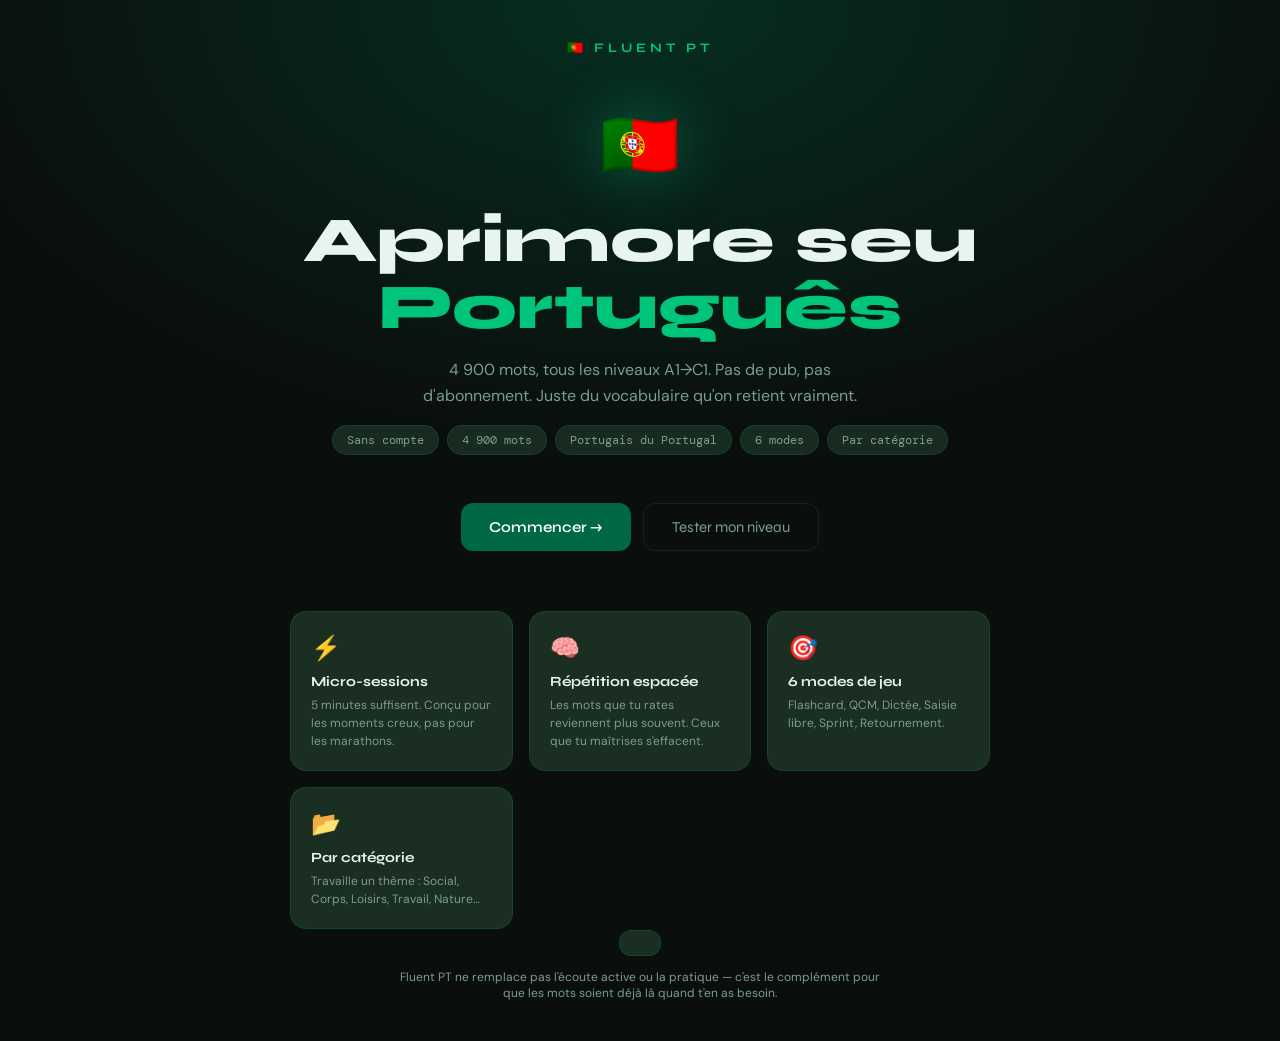
<file: index.html>
<!DOCTYPE html>
<html lang="fr">
<head>
  <meta charset="UTF-8">
  <meta name="viewport" content="width=device-width, initial-scale=1.0">
  <title>Fluent PT — Aprimore seu português</title>
  <link rel="preconnect" href="https://fonts.googleapis.com">
  <link href="https://fonts.googleapis.com/css2?family=Syne:wght@400;600;700;800&family=DM+Sans:wght@300;400;500&family=DM+Mono:wght@400;500&display=swap" rel="stylesheet">
  <link rel="stylesheet" href="style.css">
</head>
<body>
<div id="screen-landing" class="screen active">
  <div class="landing-logo">🇵🇹 Fluent PT</div>
  <div class="landing-flag">🇵🇹</div>
  <h1 class="landing-h1">Aprimore seu <br><em>Português</em></h1>
  <p class="landing-sub">4 900 mots, tous les niveaux A1→C1. Pas de pub, pas d'abonnement. Juste du vocabulaire qu'on retient vraiment.</p>
  <div class="landing-tags">
    <span class="landing-tag">Sans compte</span>
    <span class="landing-tag">4 900 mots</span>
    <span class="landing-tag">Portugais du Portugal</span>
    <span class="landing-tag">6 modes</span>
    <span class="landing-tag">Par catégorie</span>
  </div>
  <div class="landing-btns">
    <button class="btn-primary" onclick="startGuest()">Commencer →</button>
    <button class="btn-ghost" onclick="startPlacementTest()">Tester mon niveau</button>
  </div>
  <div class="landing-features">
    <div class="feat-card"><div class="feat-icon">⚡</div><div class="feat-title">Micro-sessions</div><div class="feat-desc">5 minutes suffisent. Conçu pour les moments creux, pas pour les marathons.</div></div>
    <div class="feat-card"><div class="feat-icon">🧠</div><div class="feat-title">Répétition espacée</div><div class="feat-desc">Les mots que tu rates reviennent plus souvent. Ceux que tu maîtrises s'effacent.</div></div>
    <div class="feat-card"><div class="feat-icon">🎯</div><div class="feat-title">6 modes de jeu</div><div class="feat-desc">Flashcard, QCM, Dictée, Saisie libre, Sprint, Retournement.</div></div>
    <div class="feat-card"><div class="feat-icon">📂</div><div class="feat-title">Par catégorie</div><div class="feat-desc">Travaille un thème : Social, Corps, Loisirs, Travail, Nature…</div></div>
  </div>
  <p class="landing-note">Fluent PT ne remplace pas l'écoute active ou la pratique — c'est le complément pour que les mots soient déjà là quand t'en as besoin.</p>
</div>

<div id="screen-test" class="screen">
  <div class="test-back"><button onclick="showScreen('landing')">← Retour</button></div>
  <div class="test-body">
    <div class="test-header">
      <div class="test-meta">
        <span class="test-label" id="test-progress-label">1 / 40</span>
        <span class="test-label" id="test-level-label">A1</span>
      </div>
      <div class="test-bar-bg"><div class="test-bar" id="test-bar" style="width:0%"></div></div>
    </div>
    <div class="test-card">
      <div class="test-level-badge" id="test-badge">A1</div>
      <div class="test-word" id="test-word">—</div>
      <div class="test-opts" id="test-opts"></div>
      <div style="text-align:center"><button class="test-skip" onclick="skipTest()">Passer le test →</button></div>
    </div>
  </div>
</div>

<div id="screen-app" class="screen">
  <nav class="app-nav">
    <span class="nav-logo">🇵🇹 Fluent PT</span>
    <span class="nav-level" id="nav-level">A1</span>
    <div class="nav-right">
      <button class="nav-btn" onclick="showProfil()">👤 Profil</button>
    </div>
  </nav>
  <div class="app-tabs">
    <button class="tab-btn active" onclick="switchMode('flash',this)">⚡ Flash</button>
    <button class="tab-btn" onclick="switchMode('qcm',this)">🎯 QCM</button>
    <button class="tab-btn" onclick="switchMode('dictee',this)">🎧 Dictée</button>
    <button class="tab-btn" onclick="switchMode('saisie',this)">✍️ Saisie</button>
    <button class="tab-btn" onclick="switchMode('sprint',this)">🏃 Sprint</button>
    <button class="tab-btn" onclick="switchMode('retour',this)">🔄 Retour</button>
  </div>
  <div class="filter-bar" id="filter-bar">
    <button class="filter-chip active" onclick="setFilter('all',this)">Tout</button>
    <button class="filter-chip" onclick="setFilter('A1',this)">A1</button>
    <button class="filter-chip" onclick="setFilter('A2',this)">A2</button>
    <button class="filter-chip" onclick="setFilter('B1',this)">B1</button>
    <button class="filter-chip" onclick="setFilter('B2',this)">B2</button>
    <button class="filter-chip" onclick="setFilter('C1',this)">C1</button>
    <button class="filter-chip" onclick="setFilter('Social',this)">Social</button>
    <button class="filter-chip" onclick="setFilter('Action',this)">Action</button>
    <button class="filter-chip" onclick="setFilter('Qualité',this)">Qualité</button>
    <button class="filter-chip" onclick="setFilter('Sentiment',this)">Sentiment</button>
    <button class="filter-chip" onclick="setFilter('Loisirs',this)">Loisirs</button>
    <button class="filter-chip" onclick="setFilter('Nature',this)">Nature</button>
    <button class="filter-chip" onclick="setFilter('Corps',this)">Corps</button>
    <button class="filter-chip" onclick="setFilter('Travail',this)">Travail</button>
    <button class="filter-chip" onclick="setFilter('Transport',this)">Transport</button>
    <button class="filter-chip" onclick="setFilter('Santé',this)">Santé</button>
    <button class="filter-chip" onclick="setFilter('Grammaire',this)">Grammaire</button>
    <button class="filter-chip" onclick="setFilter('Société',this)">Société</button>
    <button class="filter-chip" onclick="setFilter('Technologie',this)">Technologie</button>
  </div>
  <div class="game-area" id="game-area"></div>
</div>

<div class="toast" id="toast"></div>
<script src="app.js"></script>
</body>
</html>
</file>
<file: style.css>
:root {
  --green:#006847;--green2:#009B6A;--green3:#00C47A;
  --red:#D4002A;--red2:#FF1744;--gold:#F5C500;
  --bg:#0A0F0D;--bg2:#111A15;--bg3:#182B20;--card:#1A2E22;
  --border:rgba(0,168,100,0.18);--text:#E8F5EE;--muted:#7A9E8A;
  --radius:16px;--font:'Syne',sans-serif;--body:'DM Sans',sans-serif;--mono:'DM Mono',monospace;
}
*{box-sizing:border-box;margin:0;padding:0}
html,body{height:100%;background:var(--bg);color:var(--text);font-family:var(--body)}
.screen{display:none;min-height:100vh;flex-direction:column}
.screen.active{display:flex}
#screen-landing{background:radial-gradient(ellipse 80% 60% at 50% 0%,rgba(0,104,71,.35) 0%,transparent 70%),var(--bg);align-items:center;justify-content:center;padding:40px 20px;text-align:center}
.landing-logo{font-family:var(--font);font-size:13px;font-weight:700;letter-spacing:4px;text-transform:uppercase;color:var(--green3);margin-bottom:48px}
.landing-flag{font-size:64px;margin-bottom:20px;filter:drop-shadow(0 0 30px rgba(0,196,122,.4))}
.landing-h1{font-family:var(--font);font-size:clamp(36px,8vw,64px);font-weight:800;line-height:1.05;margin-bottom:16px}
.landing-h1 em{font-style:normal;color:var(--green3)}
.landing-sub{font-size:16px;color:var(--muted);max-width:480px;margin:0 auto 16px;line-height:1.6}
.landing-tags{display:flex;flex-wrap:wrap;gap:8px;justify-content:center;margin-bottom:48px}
.landing-tag{background:var(--bg3);border:1px solid var(--border);border-radius:20px;padding:6px 14px;font-size:12px;color:var(--muted);font-family:var(--mono)}
.landing-btns{display:flex;gap:12px;flex-wrap:wrap;justify-content:center}
.btn-primary{background:var(--green);color:#fff;border:none;border-radius:12px;padding:14px 28px;font-size:15px;font-weight:600;font-family:var(--font);cursor:pointer;transition:all .2s}
.btn-primary:hover{background:var(--green2);transform:translateY(-1px)}
.btn-ghost{background:transparent;color:var(--muted);border:1.5px solid var(--border);border-radius:12px;padding:14px 28px;font-size:15px;font-family:var(--font);cursor:pointer;transition:all .2s}
.btn-ghost:hover{border-color:var(--green3);color:var(--text)}
.landing-features{display:grid;grid-template-columns:repeat(auto-fit,minmax(200px,1fr));gap:16px;max-width:700px;margin:60px auto 0}
.feat-card{background:var(--card);border:1px solid var(--border);border-radius:var(--radius);padding:20px;text-align:left}
.feat-icon{font-size:24px;margin-bottom:10px}
.feat-title{font-family:var(--font);font-weight:700;font-size:14px;margin-bottom:6px}
.feat-desc{font-size:12px;color:var(--muted);line-height:1.5}
.landing-note{margin-top:40px;font-size:12px;color:var(--muted);max-width:480px}
#screen-test{background:var(--bg)}
.test-back{padding:16px 20px}
.test-back button{background:none;border:none;color:var(--muted);font-size:13px;cursor:pointer;font-family:var(--body)}
.test-body{flex:1;display:flex;flex-direction:column;align-items:center;padding:0 20px 40px}
.test-header{width:100%;max-width:560px;margin-bottom:24px}
.test-meta{display:flex;justify-content:space-between;margin-bottom:10px}
.test-label{font-family:var(--mono);font-size:12px;color:var(--muted)}
.test-bar-bg{height:4px;background:var(--bg3);border-radius:4px}
.test-bar{height:4px;background:linear-gradient(90deg,var(--green),var(--green3));border-radius:4px;transition:width .4s}
.test-card{background:var(--card);border:1px solid var(--border);border-radius:20px;padding:32px 28px;width:100%;max-width:560px}
.test-level-badge{display:inline-block;background:var(--bg3);border:1px solid var(--border);border-radius:8px;padding:4px 12px;font-family:var(--mono);font-size:12px;color:var(--green3);margin-bottom:20px}
.test-word{font-family:var(--font);font-size:38px;font-weight:800;margin-bottom:24px}
.test-opts{display:grid;grid-template-columns:1fr 1fr;gap:10px;margin-bottom:20px}
.test-opt{background:var(--bg3);border:1.5px solid var(--border);border-radius:12px;padding:14px 16px;font-size:14px;font-family:var(--body);cursor:pointer;text-align:left;color:var(--text);transition:all .15s}
.test-opt:hover:not(:disabled){border-color:var(--green3);background:rgba(0,196,122,.08)}
.test-opt.correct{border-color:var(--green3);background:rgba(0,196,122,.15);color:var(--green3)}
.test-opt.wrong{border-color:var(--red2);background:rgba(255,23,68,.1);color:var(--red2)}
.test-skip{background:none;border:none;color:var(--muted);font-size:13px;font-family:var(--body);cursor:pointer;text-decoration:underline}
.app-nav{display:flex;align-items:center;justify-content:space-between;padding:16px 20px;border-bottom:1px solid var(--border);position:sticky;top:0;background:rgba(10,15,13,.95);backdrop-filter:blur(12px);z-index:10}
.nav-logo{font-family:var(--font);font-weight:800;font-size:16px;color:var(--green3)}
.nav-level{font-family:var(--mono);font-size:12px;background:var(--bg3);border:1px solid var(--border);padding:4px 10px;border-radius:8px;color:var(--green3)}
.nav-right{display:flex;gap:8px}
.nav-btn{background:none;border:1px solid var(--border);border-radius:10px;padding:6px 12px;font-size:12px;color:var(--muted);cursor:pointer;font-family:var(--body);transition:all .2s}
.nav-btn:hover{border-color:var(--green3);color:var(--text)}
.app-tabs{display:flex;gap:4px;padding:12px 20px;overflow-x:auto;border-bottom:1px solid var(--border)}
.tab-btn{background:none;border:1.5px solid transparent;border-radius:10px;padding:7px 14px;font-size:13px;font-family:var(--font);font-weight:600;color:var(--muted);cursor:pointer;white-space:nowrap;transition:all .2s;flex-shrink:0}
.tab-btn:hover{color:var(--text);border-color:var(--border)}
.tab-btn.active{background:var(--green);color:#fff;border-color:var(--green)}
.filter-bar{padding:10px 20px;display:flex;gap:8px;overflow-x:auto;border-bottom:1px solid var(--border)}
.filter-chip{background:var(--bg3);border:1px solid var(--border);border-radius:20px;padding:5px 12px;font-size:11px;font-family:var(--mono);color:var(--muted);cursor:pointer;white-space:nowrap;transition:all .2s;flex-shrink:0}
.filter-chip:hover{border-color:var(--green3);color:var(--text)}
.filter-chip.active{background:rgba(0,104,71,.3);border-color:var(--green3);color:var(--green3)}
.game-area{padding:20px;display:flex;flex-direction:column;align-items:center;gap:16px}
.word-mastery{display:flex;gap:4px;justify-content:center}
.mastery-dot{width:8px;height:8px;border-radius:50%;background:var(--bg3);border:1px solid var(--border)}
.mastery-dot.done{background:var(--green3);border-color:var(--green3)}
.flashcard-wrap{perspective:1000px;width:100%;max-width:460px;cursor:pointer}
.flashcard{width:100%;aspect-ratio:3/2;position:relative;transform-style:preserve-3d;transition:transform .5s cubic-bezier(.4,0,.2,1);border-radius:20px}
.flashcard.flipped{transform:rotateY(180deg)}
.fc-face{position:absolute;inset:0;border-radius:20px;display:flex;flex-direction:column;align-items:center;justify-content:center;padding:28px;backface-visibility:hidden}
.fc-front{background:linear-gradient(135deg,var(--card),var(--bg3));border:1px solid var(--border)}
.fc-back{background:linear-gradient(135deg,rgba(0,104,71,.3),var(--card));border:1px solid rgba(0,196,122,.3);transform:rotateY(180deg)}
.fc-lang{font-family:var(--mono);font-size:11px;color:var(--muted);margin-bottom:12px;letter-spacing:2px}
.fc-word{font-family:var(--font);font-size:clamp(28px,6vw,42px);font-weight:800;text-align:center;margin-bottom:8px}
.fc-cat{position:absolute;top:14px;right:14px;font-family:var(--mono);font-size:10px;background:var(--bg);padding:3px 8px;border-radius:6px;color:var(--muted)}
.fc-phrase{font-size:13px;color:var(--muted);text-align:center;margin-top:12px;line-height:1.5;font-style:italic}
.fc-tap{font-size:11px;color:var(--muted);margin-top:16px}
.flash-btns{display:flex;gap:10px;width:100%;max-width:460px}
.flash-btn{flex:1;padding:14px;border-radius:12px;border:1.5px solid var(--border);font-size:14px;font-weight:600;font-family:var(--font);cursor:pointer;transition:all .2s}
.flash-bad{background:rgba(212,0,42,.1);border-color:var(--red);color:var(--red)}
.flash-ok{background:rgba(245,197,0,.1);border-color:var(--gold);color:var(--gold)}
.flash-good{background:rgba(0,104,71,.15);border-color:var(--green3);color:var(--green3)}
.flash-bad:hover{background:rgba(212,0,42,.2)}
.flash-ok:hover{background:rgba(245,197,0,.2)}
.flash-good:hover{background:rgba(0,104,71,.3)}
.game-card{background:var(--card);border:1px solid var(--border);border-radius:20px;padding:28px;width:100%;max-width:500px}
.game-question{font-family:var(--font);font-size:32px;font-weight:800;margin-bottom:8px;text-align:center}
.game-subq{font-size:13px;color:var(--muted);text-align:center;margin-bottom:20px;font-style:italic}
.game-phrase{background:var(--bg3);border-left:3px solid var(--green);border-radius:8px;padding:10px 14px;font-size:13px;color:var(--muted);margin-bottom:20px;line-height:1.5;font-style:italic}
.qcm-opts{display:grid;grid-template-columns:1fr 1fr;gap:10px}
.qcm-opt{background:var(--bg3);border:1.5px solid var(--border);border-radius:12px;padding:14px;font-size:14px;font-family:var(--body);cursor:pointer;color:var(--text);transition:all .15s;text-align:center}
.qcm-opt:hover:not(:disabled){border-color:var(--green3);background:rgba(0,196,122,.08)}
.qcm-opt.correct{border-color:var(--green3);background:rgba(0,196,122,.15);color:var(--green3);font-weight:600}
.qcm-opt.wrong{border-color:var(--red2);background:rgba(255,23,68,.1);color:var(--red2)}
.saisie-input{width:100%;background:var(--bg3);border:1.5px solid var(--border);border-radius:12px;padding:14px 16px;font-size:18px;font-family:var(--mono);color:var(--text);outline:none;transition:border-color .2s}
.saisie-input:focus{border-color:var(--green3)}
.saisie-input.correct{border-color:var(--green3);background:rgba(0,196,122,.08)}
.saisie-input.wrong{border-color:var(--red2);background:rgba(255,23,68,.05)}
.btn-submit{background:var(--green);color:#fff;border:none;border-radius:12px;padding:13px 28px;font-size:15px;font-weight:600;font-family:var(--font);cursor:pointer;transition:all .2s;margin-top:10px;width:100%}
.btn-submit:hover{background:var(--green2)}
.result-msg{font-size:14px;text-align:center;padding:10px;border-radius:10px;margin-top:10px}
.result-msg.ok{background:rgba(0,196,122,.1);color:var(--green3)}
.result-msg.bad{background:rgba(255,23,68,.08);color:var(--red2)}
.btn-next{background:var(--bg3);border:1.5px solid var(--border);color:var(--text);border-radius:12px;padding:12px 24px;font-size:14px;font-family:var(--font);font-weight:600;cursor:pointer;margin-top:10px;width:100%;transition:all .2s}
.btn-next:hover{border-color:var(--green3)}
.dictee-play{background:var(--green);color:#fff;border:none;border-radius:12px;padding:14px 28px;font-size:15px;font-weight:600;font-family:var(--font);cursor:pointer;transition:all .2s;display:flex;align-items:center;gap:8px;margin:0 auto 20px}
.dictee-play:hover{background:var(--green2)}
.sprint-header{width:100%;max-width:500px;display:flex;justify-content:space-between;align-items:center;padding:0 4px}
.sprint-timer{font-family:var(--mono);font-size:32px;font-weight:500;color:var(--green3)}
.sprint-timer.danger{color:var(--red2)}
.sprint-score-lbl{font-family:var(--mono);font-size:12px;color:var(--muted)}
.sprint-score-val{font-family:var(--font);font-size:28px;font-weight:800}
.sprint-end{text-align:center;padding:60px 20px;display:flex;flex-direction:column;align-items:center;gap:12px}
.sprint-final{font-family:var(--font);font-size:72px;font-weight:800;color:var(--green3)}
.sprint-final-lbl{font-size:14px;color:var(--muted)}
.sprint-end-btns{display:flex;gap:12px;margin-top:12px}
.profil-wrap{padding:20px;max-width:600px;margin:0 auto;width:100%}
.profil-hero{background:linear-gradient(135deg,var(--green),var(--bg3));border-radius:20px;padding:28px;margin-bottom:20px;text-align:center}
.profil-name{font-family:var(--font);font-size:22px;font-weight:800;margin-bottom:8px}
.profil-level{font-family:var(--mono);font-size:13px;background:rgba(0,0,0,.3);padding:4px 12px;border-radius:20px;display:inline-block}
.profil-stats{display:grid;grid-template-columns:repeat(3,1fr);gap:12px;margin-bottom:20px}
.stat-box{background:var(--card);border:1px solid var(--border);border-radius:14px;padding:16px;text-align:center}
.stat-num{font-family:var(--font);font-size:28px;font-weight:800;color:var(--green3)}
.stat-lbl{font-size:11px;color:var(--muted);margin-top:4px;font-family:var(--mono)}
.level-progress{background:var(--card);border:1px solid var(--border);border-radius:14px;padding:20px;margin-bottom:20px}
.level-progress-title{font-family:var(--font);font-weight:700;font-size:14px;margin-bottom:14px}
.level-row{display:flex;align-items:center;gap:12px;margin-bottom:12px}
.level-row:last-child{margin-bottom:0}
.level-badge{font-family:var(--mono);font-size:12px;font-weight:600;background:var(--bg3);padding:4px 10px;border-radius:8px;min-width:36px;text-align:center}
.level-bar-bg{flex:1;height:8px;background:var(--bg3);border-radius:4px}
.level-bar{height:8px;background:linear-gradient(90deg,var(--green),var(--green3));border-radius:4px;transition:width .6s}
.level-pct{font-family:var(--mono);font-size:11px;color:var(--muted);min-width:36px;text-align:right}
.profil-test-btn{width:100%;background:var(--bg3);border:1.5px solid var(--border);border-radius:12px;padding:14px;font-size:14px;font-family:var(--font);font-weight:600;color:var(--text);cursor:pointer;transition:all .2s;margin-bottom:12px}
.profil-test-btn:hover{border-color:var(--green3)}
.profil-reset-btn{width:100%;background:none;border:1.5px solid rgba(212,0,42,.3);border-radius:12px;padding:12px;font-size:13px;font-family:var(--body);color:var(--red);cursor:pointer;transition:all .2s}
.profil-reset-btn:hover{background:rgba(212,0,42,.08)}
.toast{position:fixed;bottom:24px;left:50%;transform:translateX(-50%) translateY(80px);background:var(--card);border:1px solid var(--border);border-radius:12px;padding:12px 20px;font-size:14px;font-family:var(--body);white-space:nowrap;transition:transform .3s;z-index:999;pointer-events:none}
.toast.show{transform:translateX(-50%) translateY(0)}
.toast.ok{border-color:var(--green3);color:var(--green3)}
.toast.bad{border-color:var(--red2);color:var(--red2)}
.toast.levelup{border-color:var(--gold);color:var(--gold)}
::-webkit-scrollbar{width:4px;height:4px}
::-webkit-scrollbar-track{background:var(--bg)}
::-webkit-scrollbar-thumb{background:var(--border);border-radius:4px}
</file>
